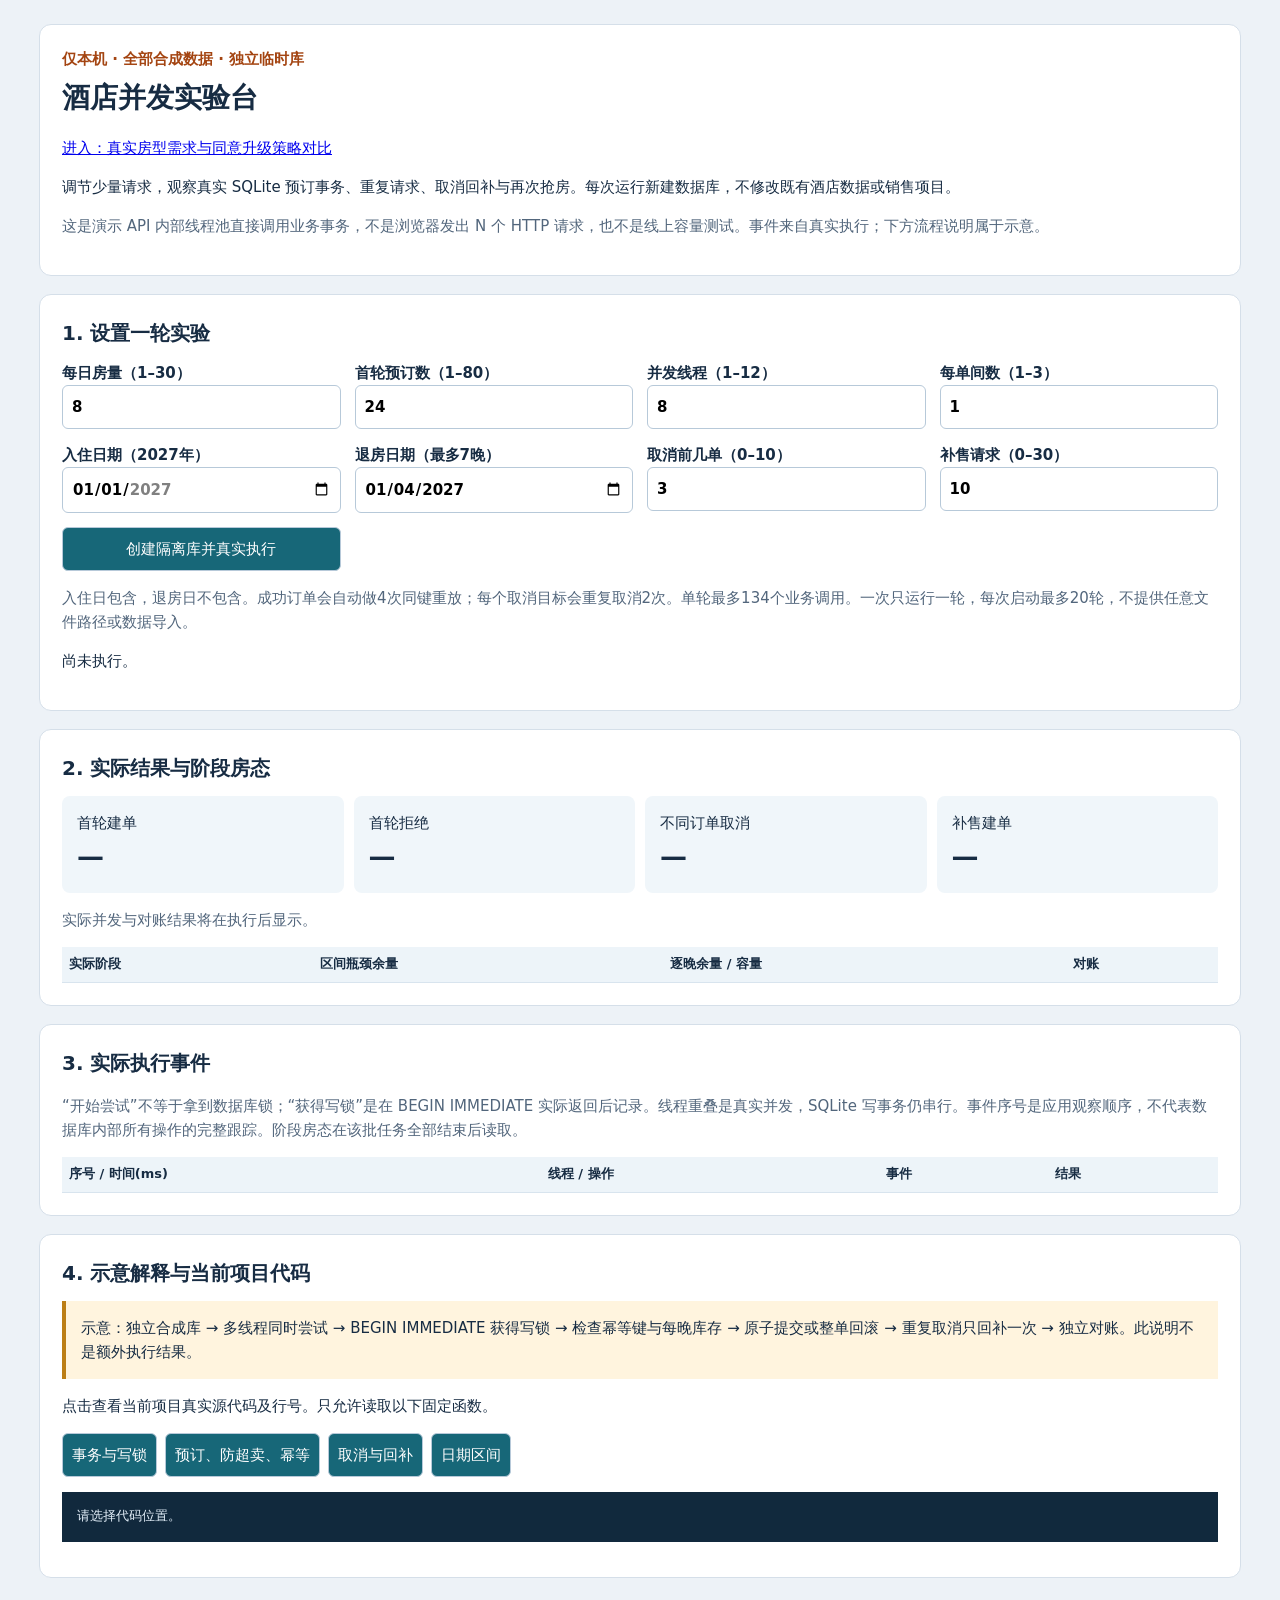
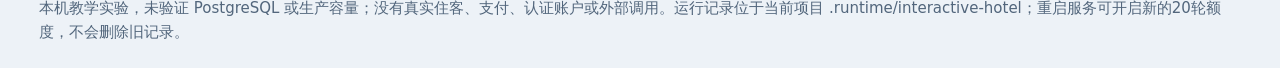
<file: labs/sqlite_inventory/hotel/demo.html>
<!doctype html>
<html lang="zh-CN"><meta charset="utf-8"><meta name="viewport" content="width=device-width,initial-scale=1"><title>酒店并发实验台 · 本机合成数据</title>
<style>
*{box-sizing:border-box}body{margin:0;background:#edf2f7;color:#172c43;font:15px/1.6 system-ui,"Microsoft YaHei",sans-serif}main{max-width:1250px;margin:auto;padding:24px}header,section{background:#fff;border:1px solid #d5dfe9;border-radius:12px;padding:22px;margin-bottom:18px}h1{margin:5px 0;font-size:28px}h2{font-size:20px;margin:0 0 12px}.tag{color:#a44512;font-weight:700}.muted{color:#52667c}form{display:grid;grid-template-columns:repeat(4,1fr);gap:14px}label{display:flex;flex-direction:column;font-weight:600}input,button{font:inherit;padding:9px;border:1px solid #b7c9d9;border-radius:6px}button{background:#176778;color:white;cursor:pointer}button:disabled{background:#7a9298;cursor:wait}.cards{display:grid;grid-template-columns:repeat(4,1fr);gap:10px}.card{background:#f0f6fa;padding:15px;border-radius:8px}.number{font-size:27px;font-weight:750}.flow{padding:15px;background:#fff4de;border-left:4px solid #bc7e16}.scroll{overflow:auto;max-height:450px}table{width:100%;border-collapse:collapse;font-size:13px}td,th{text-align:left;border-bottom:1px solid #d8e4ee;padding:7px;vertical-align:top}th{position:sticky;top:0;background:#edf4f9}pre{background:#11293d;color:#e3eff9;padding:15px;overflow:auto;font-size:13px;max-height:440px}#status{white-space:pre-wrap}#codeButtons{display:flex;gap:8px;flex-wrap:wrap}.error{color:#a62929}@media(max-width:800px){form,.cards{grid-template-columns:repeat(2,1fr)}main{padding:12px}}
</style><main>
<header><div class="tag">仅本机 · 全部合成数据 · 独立临时库</div><h1>酒店并发实验台</h1><p><a href="/planning">进入：真实房型需求与同意升级策略对比</a></p><p>调节少量请求，观察真实 SQLite 预订事务、重复请求、取消回补与再次抢房。每次运行新建数据库，不修改既有酒店数据或销售项目。</p><p class="muted">这是演示 API 内部线程池直接调用业务事务，不是浏览器发出 N 个 HTTP 请求，也不是线上容量测试。事件来自真实执行；下方流程说明属于示意。</p></header>
<section><h2>1. 设置一轮实验</h2><form id="controls">
<label>每日房量（1–30）<input name="rooms" type="number" min="1" max="30" value="8" required></label>
<label>首轮预订数（1–80）<input name="requests" type="number" min="1" max="80" value="24" required></label>
<label>并发线程（1–12）<input name="concurrency" type="number" min="1" max="12" value="8" required></label>
<label>每单间数（1–3）<input name="quantity" type="number" min="1" max="3" value="1" required></label>
<label>入住日期（2027年）<input name="check_in" type="date" min="2027-01-01" max="2027-12-31" value="2027-01-01" required></label>
<label>退房日期（最多7晚）<input name="check_out" type="date" min="2027-01-02" max="2028-01-01" value="2027-01-04" required></label>
<label>取消前几单（0–10）<input name="cancel_orders" type="number" min="0" max="10" value="3" required></label>
<label>补售请求（0–30）<input name="refill_requests" type="number" min="0" max="30" value="10" required></label>
<button id="run" type="submit">创建隔离库并真实执行</button></form><p class="muted">入住日包含，退房日不包含。成功订单会自动做4次同键重放；每个取消目标会重复取消2次。单轮最多134个业务调用。一次只运行一轮，每次启动最多20轮，不提供任意文件路径或数据导入。</p><p id="status" role="status">尚未执行。</p></section>
<section><h2>2. 实际结果与阶段房态</h2><div class="cards"><div class="card">首轮建单<div class="number" id="created">—</div></div><div class="card">首轮拒绝<div class="number" id="rejected">—</div></div><div class="card">不同订单取消<div class="number" id="cancelled">—</div></div><div class="card">补售建单<div class="number" id="refilled">—</div></div></div><p id="concurrency" class="muted">实际并发与对账结果将在执行后显示。</p><div class="scroll"><table><thead><tr><th>实际阶段</th><th>区间瓶颈余量</th><th>逐晚余量 / 容量</th><th>对账</th></tr></thead><tbody id="phases"></tbody></table></div></section>
<section><h2>3. 实际执行事件</h2><p class="muted">“开始尝试”不等于拿到数据库锁；“获得写锁”是在 BEGIN IMMEDIATE 实际返回后记录。线程重叠是真实并发，SQLite 写事务仍串行。事件序号是应用观察顺序，不代表数据库内部所有操作的完整跟踪。阶段房态在该批任务全部结束后读取。</p><div class="scroll"><table><thead><tr><th>序号 / 时间(ms)</th><th>线程 / 操作</th><th>事件</th><th>结果</th></tr></thead><tbody id="events"></tbody></table></div></section>
<section><h2>4. 示意解释与当前项目代码</h2><div class="flow">示意：独立合成库 → 多线程同时尝试 → BEGIN IMMEDIATE 获得写锁 → 检查幂等键与每晚库存 → 原子提交或整单回滚 → 重复取消只回补一次 → 独立对账。此说明不是额外执行结果。</div><p>点击查看当前项目真实源代码及行号。只允许读取以下固定函数。</p><div id="codeButtons"><button data-code="transaction">事务与写锁</button><button data-code="reserve">预订、防超卖、幂等</button><button data-code="cancel">取消与回补</button><button data-code="nights">日期区间</button></div><p id="codeLocation"></p><pre id="code">请选择代码位置。</pre></section>
<footer class="muted">本机教学实验，未验证 PostgreSQL 或生产容量；没有真实住客、支付、认证账户或外部调用。运行记录位于当前项目 .runtime/interactive-hotel；重启服务可开启新的20轮额度，不会删除旧记录。</footer></main>
<script nonce="__TOKEN__">
const token="__TOKEN__";let busy=false;
const el=id=>document.getElementById(id);
async function api(path,options={}){const r=await fetch(path,{...options,headers:{"X-Demo-Token":token,...options.headers}});const d=await r.json();if(!r.ok)throw Error(d.error+": "+d.message);return d;}
function cell(row,text){const c=document.createElement("td");c.textContent=text;row.append(c);}
function render(d){
 const s=d.summary||{};el("created").textContent=s.initial_created??"执行中";el("rejected").textContent=s.initial_rejected??"执行中";el("cancelled").textContent=s.distinct_cancelled??"执行中";el("refilled").textContent=s.refill_created??"执行中";
 el("concurrency").textContent="实际重叠业务尝试峰值："+d.peak_overlapping_attempts+"；累计观察到线程ID："+d.attempt_threads.length+"；最终对账："+(d.audit?String(d.audit.ok):"待执行")+"。这是事务演示，不是HTTP吞吐量。";
 el("phases").replaceChildren();for(const p of d.phases){const r=document.createElement("tr");cell(r,p.name);cell(r,p.availability.available);cell(r,p.availability.nights.map(n=>n.stay_date+": "+n.available+"/"+n.capacity).join("；"));cell(r,p.audit.ok?"通过":"失败");el("phases").append(r);}
 el("events").replaceChildren();for(const e of d.events){const r=document.createElement("tr");cell(r,e.seq+" / "+e.elapsed_ms);cell(r,e.thread+" / "+(e.operation||"阶段"));cell(r,e.kind);cell(r,e.message+(e.error?" ["+e.error+"]":"")+(e.status?" ["+e.status+(e.replayed?", 幂等返回":"")+"]":"")+(e.available!==undefined?" [剩余"+e.available+"]":""));el("events").append(r);}
 el("status").textContent="运行 "+d.id+" · "+d.status+(d.error?" · "+d.error:"");
}
el("controls").addEventListener("submit",async e=>{e.preventDefault();if(busy)return;busy=true;el("run").disabled=true;try{const data={};for(const [k,v] of new FormData(e.target))data[k]=k.startsWith("check_")?v:Number(v);el("status").textContent="正在创建独立库并执行真实事务…";const run=await api("/api/runs",{method:"POST",headers:{"Content-Type":"application/json"},body:JSON.stringify(data)});for(;;){const d=await api("/api/runs/"+run.id);render(d);if(d.status!=="running")break;await new Promise(r=>setTimeout(r,200));}}catch(err){el("status").textContent=String(err);}finally{busy=false;el("run").disabled=false;}});
for(const button of document.querySelectorAll("[data-code]"))button.addEventListener("click",async()=>{try{const d=await api("/api/source/"+button.dataset.code);el("codeLocation").textContent=d.path+"："+d.start_line+" 起（当前文件）";el("code").textContent=d.code.split("\n").map((line,i)=>(d.start_line+i)+": "+line).join("\n");}catch(e){el("code").textContent=String(e);}});
</script></html>
</file>
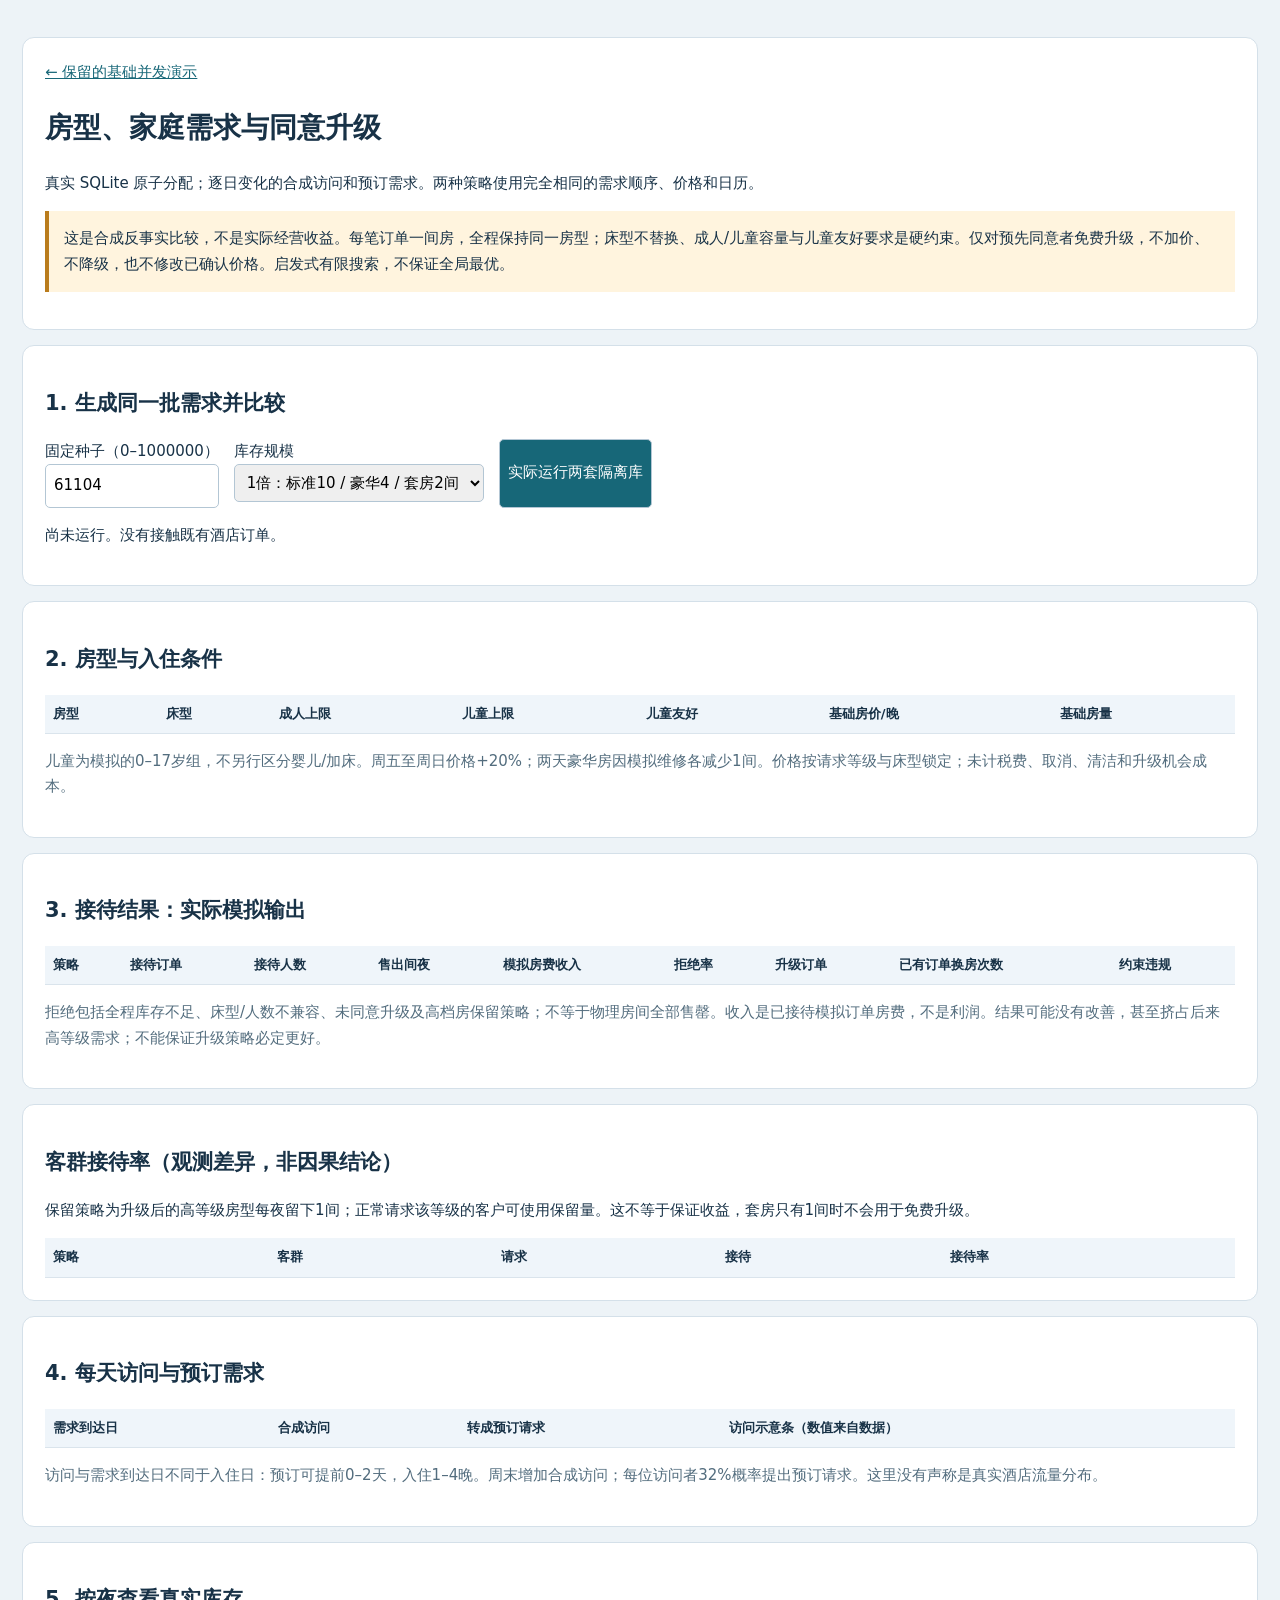
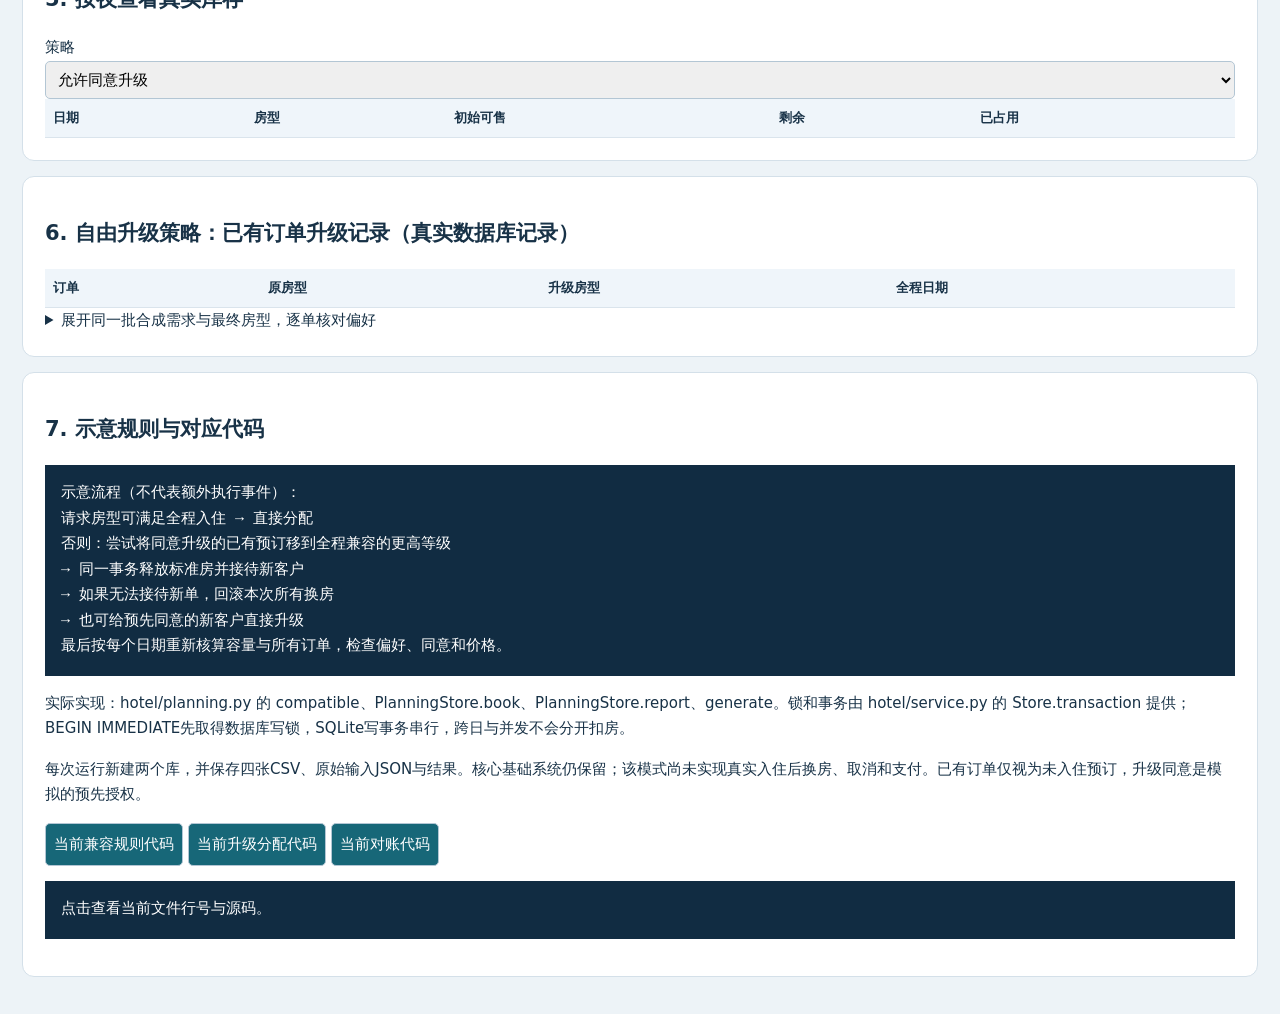
<file: labs/sqlite_inventory/hotel/planning.html>
<!doctype html><html lang="zh-CN"><meta charset="utf-8"><meta name="viewport" content="width=device-width,initial-scale=1"><title>酒店房型与升级策略</title><style>
body{margin:0;background:#edf3f7;color:#183247;font:15px/1.7 system-ui,"Microsoft YaHei"}main{max-width:1280px;margin:auto;padding:22px}section,header{background:white;border:1px solid #d4e0e9;border-radius:12px;margin:15px 0;padding:22px}h1{font-size:28px}h2{font-size:21px}.note{background:#fff4de;padding:15px;border-left:4px solid #ba7c1c}button,input,select{font:inherit;padding:8px;border:1px solid #b3c6d4;border-radius:5px}button{background:#176778;color:white;cursor:pointer}button:disabled{opacity:.5}.scroll{overflow:auto;max-height:480px}table{border-collapse:collapse;width:100%;font-size:13px}th,td{padding:8px;border-bottom:1px solid #dae4ec;text-align:left;white-space:nowrap}th{background:#eff5fa;position:sticky;top:0}.bar{background:#c2e2ed;height:8px}pre{white-space:pre-wrap;background:#112c42;color:white;padding:16px}.muted{color:#536d7e}a{color:#176778}form{display:flex;gap:15px;flex-wrap:wrap}label{display:flex;flex-direction:column}
</style><main><header><a href="/">← 保留的基础并发演示</a><h1>房型、家庭需求与同意升级</h1><p>真实 SQLite 原子分配；逐日变化的合成访问和预订需求。两种策略使用完全相同的需求顺序、价格和日历。</p><p class="note">这是合成反事实比较，不是实际经营收益。每笔订单一间房，全程保持同一房型；床型不替换、成人/儿童容量与儿童友好要求是硬约束。仅对预先同意者免费升级，不加价、不降级，也不修改已确认价格。启发式有限搜索，不保证全局最优。</p></header>
<section><h2>1. 生成同一批需求并比较</h2><form id="form"><label>固定种子（0–1000000）<input id="seed" type="number" min="0" max="1000000" value="61104" required></label><label>库存规模<select id="scale"><option value="1">1倍：标准10 / 豪华4 / 套房2间</option><option value="2">2倍库存</option></select></label><button id="run">实际运行两套隔离库</button></form><p id="status" role="status">尚未运行。没有接触既有酒店订单。</p></section>
<section><h2>2. 房型与入住条件</h2><div class="scroll"><table><thead><tr><th>房型</th><th>床型</th><th>成人上限</th><th>儿童上限</th><th>儿童友好</th><th>基础房价/晚</th><th>基础房量</th></tr></thead><tbody id="types"></tbody></table></div><p class="muted">儿童为模拟的0–17岁组，不另行区分婴儿/加床。周五至周日价格+20%；两天豪华房因模拟维修各减少1间。价格按请求等级与床型锁定；未计税费、取消、清洁和升级机会成本。</p></section>
<section><h2>3. 接待结果：实际模拟输出</h2><div class="scroll"><table><thead><tr><th>策略</th><th>接待订单</th><th>接待人数</th><th>售出间夜</th><th>模拟房费收入</th><th>拒绝率</th><th>升级订单</th><th>已有订单换房次数</th><th>约束违规</th></tr></thead><tbody id="metrics"></tbody></table></div><p id="hash"></p><p class="muted">拒绝包括全程库存不足、床型/人数不兼容、未同意升级及高档房保留策略；不等于物理房间全部售罄。收入是已接待模拟订单房费，不是利润。结果可能没有改善，甚至挤占后来高等级需求；不能保证升级策略必定更好。</p></section>
<section><h2>客群接待率（观测差异，非因果结论）</h2><p>保留策略为升级后的高等级房型每夜留下1间；正常请求该等级的客户可使用保留量。这不等于保证收益，套房只有1间时不会用于免费升级。</p><div class="scroll"><table><thead><tr><th>策略</th><th>客群</th><th>请求</th><th>接待</th><th>接待率</th></tr></thead><tbody id="cohorts"></tbody></table></div></section><section><h2>4. 每天访问与预订需求</h2><div class="scroll"><table><thead><tr><th>需求到达日</th><th>合成访问</th><th>转成预订请求</th><th>访问示意条（数值来自数据）</th></tr></thead><tbody id="daily"></tbody></table></div><p class="muted">访问与需求到达日不同于入住日：预订可提前0–2天，入住1–4晚。周末增加合成访问；每位访问者32%概率提出预订请求。这里没有声称是真实酒店流量分布。</p></section>
<section><h2>5. 按夜查看真实库存</h2><label>策略<select id="inventoryMode"><option value="upgrade">允许同意升级</option><option value="no_upgrade">不升级</option><option value="guarded_upgrade">升级但保留高等级房量</option></select></label><div class="scroll"><table><thead><tr><th>日期</th><th>房型</th><th>初始可售</th><th>剩余</th><th>已占用</th></tr></thead><tbody id="inventory"></tbody></table></div></section>
<section><h2>6. 自由升级策略：已有订单升级记录（真实数据库记录）</h2><div class="scroll"><table><thead><tr><th>订单</th><th>原房型</th><th>升级房型</th><th>全程日期</th></tr></thead><tbody id="moves"></tbody></table></div><details><summary>展开同一批合成需求与最终房型，逐单核对偏好</summary><div class="scroll"><table><thead><tr><th>订单</th><th>请求等级/床</th><th>成人/儿童</th><th>同意升级</th><th>入住/退房</th><th>不升级分配</th><th>允许升级分配</th><th>保留策略分配</th></tr></thead><tbody id="bookings"></tbody></table></div></details></section>
<section><h2>7. 示意规则与对应代码</h2><pre>示意流程（不代表额外执行事件）：
请求房型可满足全程入住 → 直接分配
否则：尝试将同意升级的已有预订移到全程兼容的更高等级
→ 同一事务释放标准房并接待新客户
→ 如果无法接待新单，回滚本次所有换房
→ 也可给预先同意的新客户直接升级
最后按每个日期重新核算容量与所有订单，检查偏好、同意和价格。</pre><p>实际实现：hotel/planning.py 的 compatible、PlanningStore.book、PlanningStore.report、generate。锁和事务由 hotel/service.py 的 Store.transaction 提供；BEGIN IMMEDIATE先取得数据库写锁，SQLite写事务串行，跨日与并发不会分开扣房。</p><p>每次运行新建两个库，并保存四张CSV、原始输入JSON与结果。核心基础系统仍保留；该模式尚未实现真实入住后换房、取消和支付。已有订单仅视为未入住预订，升级同意是模拟的预先授权。</p><p><button data-code="compatibility">当前兼容规则代码</button> <button data-code="allocation">当前升级分配代码</button> <button data-code="planning_audit">当前对账代码</button></p><pre id="source">点击查看当前文件行号与源码。</pre></section></main>
<script nonce="__TOKEN__">
const token="__TOKEN__",el=id=>document.getElementById(id);let data=null;const level=["标准","豪华","套房"],bed={king:"大床",twin:"双床"};
function row(target,values){const r=document.createElement("tr");for(const v of values){const c=document.createElement("td");c.textContent=v;r.append(c)}el(target).append(r);return r}
function inventory(){el("inventory").replaceChildren();if(!data)return;for(const r of data.strategies[el("inventoryMode").value].inventory)row("inventory",[r.day,r.room,r.capacity,r.remaining,r.capacity-r.remaining])}
async function api(path,options={}){const r=await fetch(path,{...options,headers:{"X-Demo-Token":token,...options.headers}});const d=await r.json();if(!r.ok)throw Error(d.error+": "+d.message);return d}
function show(d){data=d;for(const id of ["types","metrics","daily","moves","bookings","cohorts"])el(id).replaceChildren();for(const t of d.types)row("types",[level[t.tier],bed[t.bed],t.adults,t.children,t.child_friendly?"是":"否",(t.price/100).toFixed(2)+"元",t.capacity*d.scale]);
for(const [name,r] of Object.entries(d.strategies))row("metrics",[({no_upgrade:"不升级",upgrade:"允许同意升级",guarded_upgrade:"升级但保留高等级房量"})[name],r.accepted,r.people,r.room_nights,(r.revenue_cents/100).toFixed(2)+"元",(r.rejection_rate*100).toFixed(2)+"%",r.upgraded_reservations,r.existing_moves,r.violations.length]);
for(const [name,r] of Object.entries(d.strategies))for(const [group,c] of Object.entries(r.cohorts))row("cohorts",[({no_upgrade:"不升级",upgrade:"允许升级",guarded_upgrade:"保留高档房"})[name],({with_children:"携儿童",without_children:"无儿童",consented:"已同意升级",not_consented:"未同意升级"})[group],c.requests,c.accepted,c.acceptance_rate===null?"无样本":(c.acceptance_rate*100).toFixed(2)+"%"]);
const max=Math.max(...d.daily.map(x=>x.visits));for(const day of d.daily){const r=row("daily",[day.arrival_day,day.visits,day.booking_requests,""]);const bar=document.createElement("div");bar.className="bar";bar.style.width=(day.visits/max*180)+"px";r.lastChild.append(bar)}
for(const move of d.strategies.upgrade.moves)row("moves",[move.booking_id,move.old_room,move.new_room,JSON.parse(move.dates).join(", ")]);
const baseline=new Map(d.strategies.no_upgrade.bookings.map(b=>[b.id,b.assigned])),up=new Map(d.strategies.upgrade.bookings.map(b=>[b.id,b.assigned])),guarded=new Map(d.strategies.guarded_upgrade.bookings.map(b=>[b.id,b.assigned]));
for(const r of d.demand)row("bookings",[r.id,level[r.tier]+"/"+bed[r.bed],r.adults+"/"+r.children,r.consent?"是":"否",r.check_in+" → "+r.check_out,baseline.get(r.id)||"拒绝",up.get(r.id)||"拒绝",guarded.get(r.id)||"拒绝"]);
el("hash").textContent="同一批请求："+d.request_count+"；输入 SHA-256："+d.input_sha256;inventory()}
for(const b of document.querySelectorAll("[data-code]"))b.addEventListener("click",async()=>{try{const d=await api("/api/source/"+b.dataset.code);el("source").textContent=d.path+":"+d.start_line+"\n"+d.code}catch(e){el("source").textContent=String(e)}});
el("inventoryMode").addEventListener("change",inventory);
el("form").addEventListener("submit",async e=>{e.preventDefault();el("run").disabled=true;try{el("status").textContent="正在实际运行两种策略…";const s=await api("/api/planning",{method:"POST",headers:{"Content-Type":"application/json"},body:JSON.stringify({seed:Number(el("seed").value),scale:Number(el("scale").value)})});for(;;){const d=await api("/api/runs/"+s.id);if(d.status==="failed")throw Error(d.error);if(d.status==="complete"){show(d.result);el("status").textContent="已完成 · "+s.id+" · 两种策略约束检查均通过";break}await new Promise(r=>setTimeout(r,250))}}catch(err){el("status").textContent=String(err)}finally{el("run").disabled=false}});
</script></html>
</file>
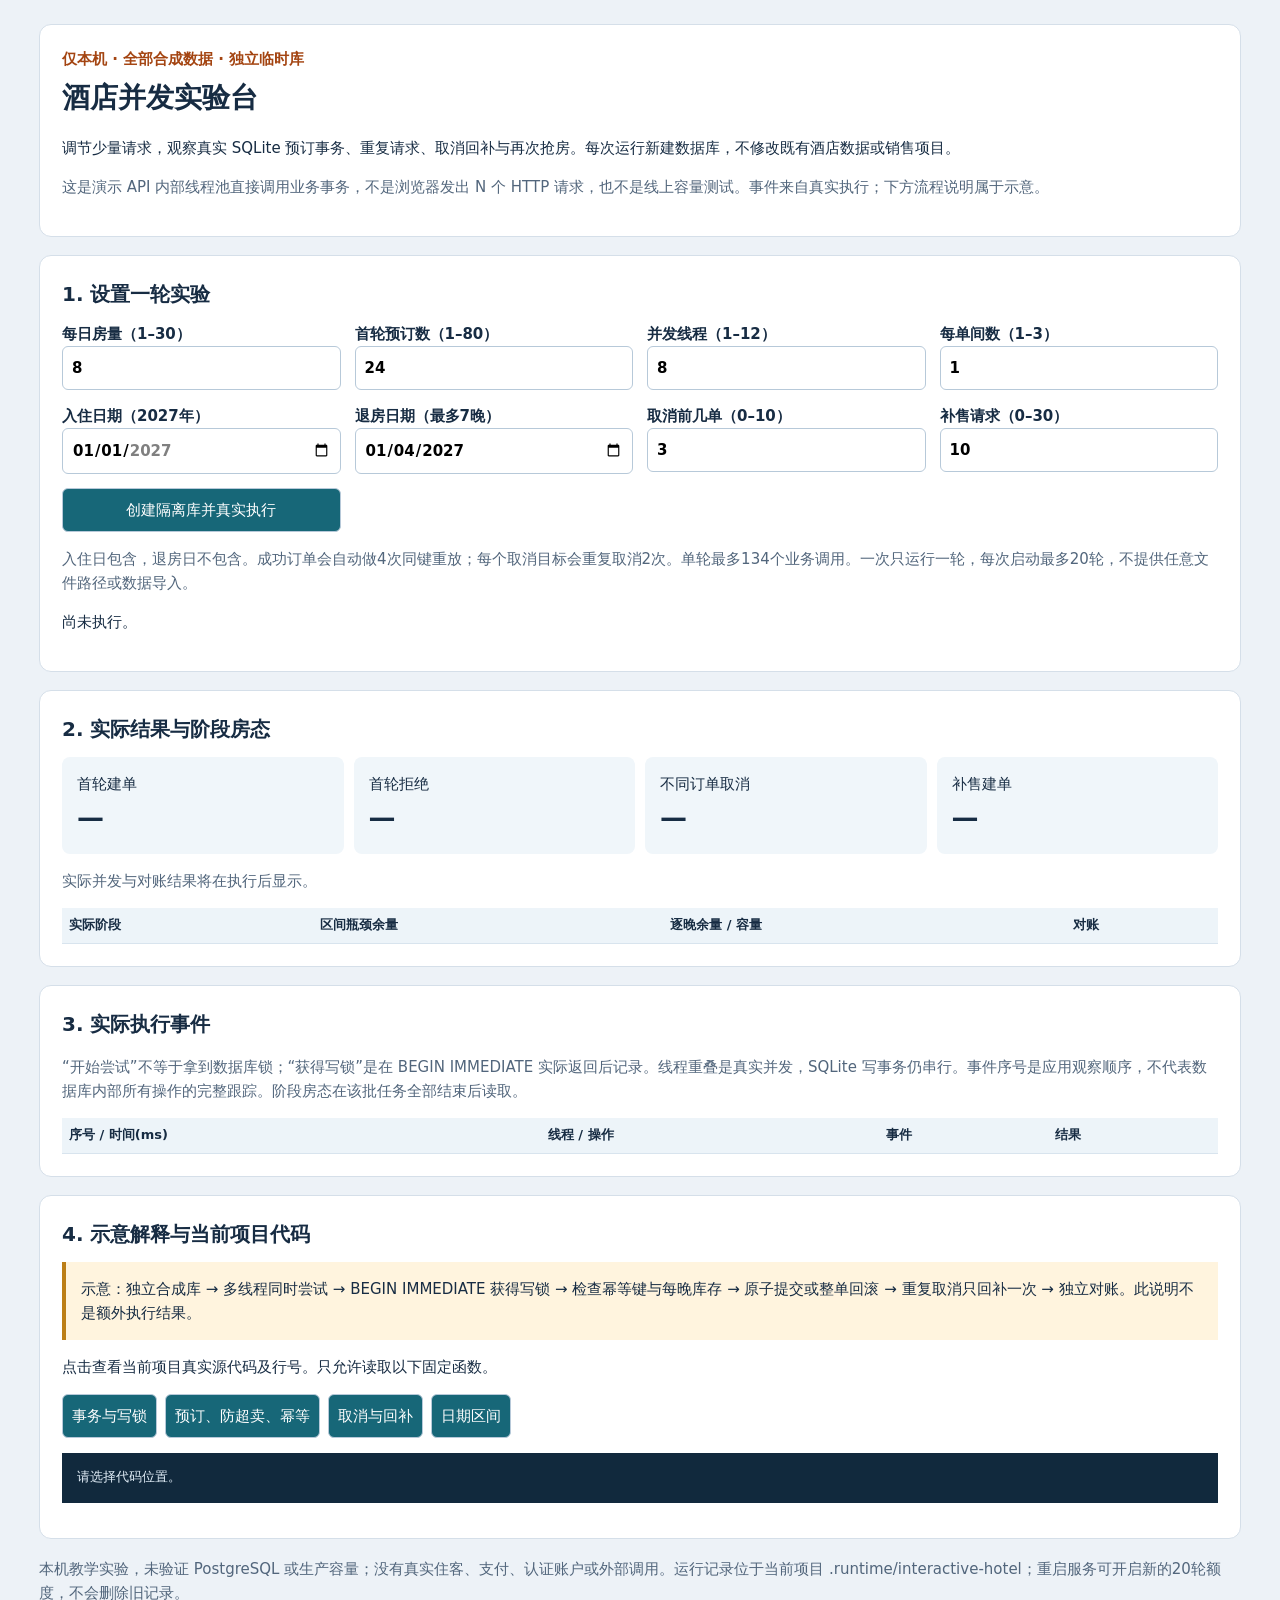
<file: labs/sqlite_inventory/reports/baseline-before-room-planning-20261104/demo.html>
<!doctype html>
<html lang="zh-CN"><meta charset="utf-8"><meta name="viewport" content="width=device-width,initial-scale=1"><title>酒店并发实验台 · 本机合成数据</title>
<style>
*{box-sizing:border-box}body{margin:0;background:#edf2f7;color:#172c43;font:15px/1.6 system-ui,"Microsoft YaHei",sans-serif}main{max-width:1250px;margin:auto;padding:24px}header,section{background:#fff;border:1px solid #d5dfe9;border-radius:12px;padding:22px;margin-bottom:18px}h1{margin:5px 0;font-size:28px}h2{font-size:20px;margin:0 0 12px}.tag{color:#a44512;font-weight:700}.muted{color:#52667c}form{display:grid;grid-template-columns:repeat(4,1fr);gap:14px}label{display:flex;flex-direction:column;font-weight:600}input,button{font:inherit;padding:9px;border:1px solid #b7c9d9;border-radius:6px}button{background:#176778;color:white;cursor:pointer}button:disabled{background:#7a9298;cursor:wait}.cards{display:grid;grid-template-columns:repeat(4,1fr);gap:10px}.card{background:#f0f6fa;padding:15px;border-radius:8px}.number{font-size:27px;font-weight:750}.flow{padding:15px;background:#fff4de;border-left:4px solid #bc7e16}.scroll{overflow:auto;max-height:450px}table{width:100%;border-collapse:collapse;font-size:13px}td,th{text-align:left;border-bottom:1px solid #d8e4ee;padding:7px;vertical-align:top}th{position:sticky;top:0;background:#edf4f9}pre{background:#11293d;color:#e3eff9;padding:15px;overflow:auto;font-size:13px;max-height:440px}#status{white-space:pre-wrap}#codeButtons{display:flex;gap:8px;flex-wrap:wrap}.error{color:#a62929}@media(max-width:800px){form,.cards{grid-template-columns:repeat(2,1fr)}main{padding:12px}}
</style><main>
<header><div class="tag">仅本机 · 全部合成数据 · 独立临时库</div><h1>酒店并发实验台</h1><p>调节少量请求，观察真实 SQLite 预订事务、重复请求、取消回补与再次抢房。每次运行新建数据库，不修改既有酒店数据或销售项目。</p><p class="muted">这是演示 API 内部线程池直接调用业务事务，不是浏览器发出 N 个 HTTP 请求，也不是线上容量测试。事件来自真实执行；下方流程说明属于示意。</p></header>
<section><h2>1. 设置一轮实验</h2><form id="controls">
<label>每日房量（1–30）<input name="rooms" type="number" min="1" max="30" value="8" required></label>
<label>首轮预订数（1–80）<input name="requests" type="number" min="1" max="80" value="24" required></label>
<label>并发线程（1–12）<input name="concurrency" type="number" min="1" max="12" value="8" required></label>
<label>每单间数（1–3）<input name="quantity" type="number" min="1" max="3" value="1" required></label>
<label>入住日期（2027年）<input name="check_in" type="date" min="2027-01-01" max="2027-12-31" value="2027-01-01" required></label>
<label>退房日期（最多7晚）<input name="check_out" type="date" min="2027-01-02" max="2028-01-01" value="2027-01-04" required></label>
<label>取消前几单（0–10）<input name="cancel_orders" type="number" min="0" max="10" value="3" required></label>
<label>补售请求（0–30）<input name="refill_requests" type="number" min="0" max="30" value="10" required></label>
<button id="run" type="submit">创建隔离库并真实执行</button></form><p class="muted">入住日包含，退房日不包含。成功订单会自动做4次同键重放；每个取消目标会重复取消2次。单轮最多134个业务调用。一次只运行一轮，每次启动最多20轮，不提供任意文件路径或数据导入。</p><p id="status" role="status">尚未执行。</p></section>
<section><h2>2. 实际结果与阶段房态</h2><div class="cards"><div class="card">首轮建单<div class="number" id="created">—</div></div><div class="card">首轮拒绝<div class="number" id="rejected">—</div></div><div class="card">不同订单取消<div class="number" id="cancelled">—</div></div><div class="card">补售建单<div class="number" id="refilled">—</div></div></div><p id="concurrency" class="muted">实际并发与对账结果将在执行后显示。</p><div class="scroll"><table><thead><tr><th>实际阶段</th><th>区间瓶颈余量</th><th>逐晚余量 / 容量</th><th>对账</th></tr></thead><tbody id="phases"></tbody></table></div></section>
<section><h2>3. 实际执行事件</h2><p class="muted">“开始尝试”不等于拿到数据库锁；“获得写锁”是在 BEGIN IMMEDIATE 实际返回后记录。线程重叠是真实并发，SQLite 写事务仍串行。事件序号是应用观察顺序，不代表数据库内部所有操作的完整跟踪。阶段房态在该批任务全部结束后读取。</p><div class="scroll"><table><thead><tr><th>序号 / 时间(ms)</th><th>线程 / 操作</th><th>事件</th><th>结果</th></tr></thead><tbody id="events"></tbody></table></div></section>
<section><h2>4. 示意解释与当前项目代码</h2><div class="flow">示意：独立合成库 → 多线程同时尝试 → BEGIN IMMEDIATE 获得写锁 → 检查幂等键与每晚库存 → 原子提交或整单回滚 → 重复取消只回补一次 → 独立对账。此说明不是额外执行结果。</div><p>点击查看当前项目真实源代码及行号。只允许读取以下固定函数。</p><div id="codeButtons"><button data-code="transaction">事务与写锁</button><button data-code="reserve">预订、防超卖、幂等</button><button data-code="cancel">取消与回补</button><button data-code="nights">日期区间</button></div><p id="codeLocation"></p><pre id="code">请选择代码位置。</pre></section>
<footer class="muted">本机教学实验，未验证 PostgreSQL 或生产容量；没有真实住客、支付、认证账户或外部调用。运行记录位于当前项目 .runtime/interactive-hotel；重启服务可开启新的20轮额度，不会删除旧记录。</footer></main>
<script nonce="__TOKEN__">
const token="__TOKEN__";let busy=false;
const el=id=>document.getElementById(id);
async function api(path,options={}){const r=await fetch(path,{...options,headers:{"X-Demo-Token":token,...options.headers}});const d=await r.json();if(!r.ok)throw Error(d.error+": "+d.message);return d;}
function cell(row,text){const c=document.createElement("td");c.textContent=text;row.append(c);}
function render(d){
 const s=d.summary||{};el("created").textContent=s.initial_created??"执行中";el("rejected").textContent=s.initial_rejected??"执行中";el("cancelled").textContent=s.distinct_cancelled??"执行中";el("refilled").textContent=s.refill_created??"执行中";
 el("concurrency").textContent="实际重叠业务尝试峰值："+d.peak_overlapping_attempts+"；累计观察到线程ID："+d.attempt_threads.length+"；最终对账："+(d.audit?String(d.audit.ok):"待执行")+"。这是事务演示，不是HTTP吞吐量。";
 el("phases").replaceChildren();for(const p of d.phases){const r=document.createElement("tr");cell(r,p.name);cell(r,p.availability.available);cell(r,p.availability.nights.map(n=>n.stay_date+": "+n.available+"/"+n.capacity).join("；"));cell(r,p.audit.ok?"通过":"失败");el("phases").append(r);}
 el("events").replaceChildren();for(const e of d.events){const r=document.createElement("tr");cell(r,e.seq+" / "+e.elapsed_ms);cell(r,e.thread+" / "+(e.operation||"阶段"));cell(r,e.kind);cell(r,e.message+(e.error?" ["+e.error+"]":"")+(e.status?" ["+e.status+(e.replayed?", 幂等返回":"")+"]":"")+(e.available!==undefined?" [剩余"+e.available+"]":""));el("events").append(r);}
 el("status").textContent="运行 "+d.id+" · "+d.status+(d.error?" · "+d.error:"");
}
el("controls").addEventListener("submit",async e=>{e.preventDefault();if(busy)return;busy=true;el("run").disabled=true;try{const data={};for(const [k,v] of new FormData(e.target))data[k]=k.startsWith("check_")?v:Number(v);el("status").textContent="正在创建独立库并执行真实事务…";const run=await api("/api/runs",{method:"POST",headers:{"Content-Type":"application/json"},body:JSON.stringify(data)});for(;;){const d=await api("/api/runs/"+run.id);render(d);if(d.status!=="running")break;await new Promise(r=>setTimeout(r,200));}}catch(err){el("status").textContent=String(err);}finally{busy=false;el("run").disabled=false;}});
for(const button of document.querySelectorAll("[data-code]"))button.addEventListener("click",async()=>{try{const d=await api("/api/source/"+button.dataset.code);el("codeLocation").textContent=d.path+"："+d.start_line+" 起（当前文件）";el("code").textContent=d.code.split("\n").map((line,i)=>(d.start_line+i)+": "+line).join("\n");}catch(e){el("code").textContent=String(e);}});
</script></html>
</file>
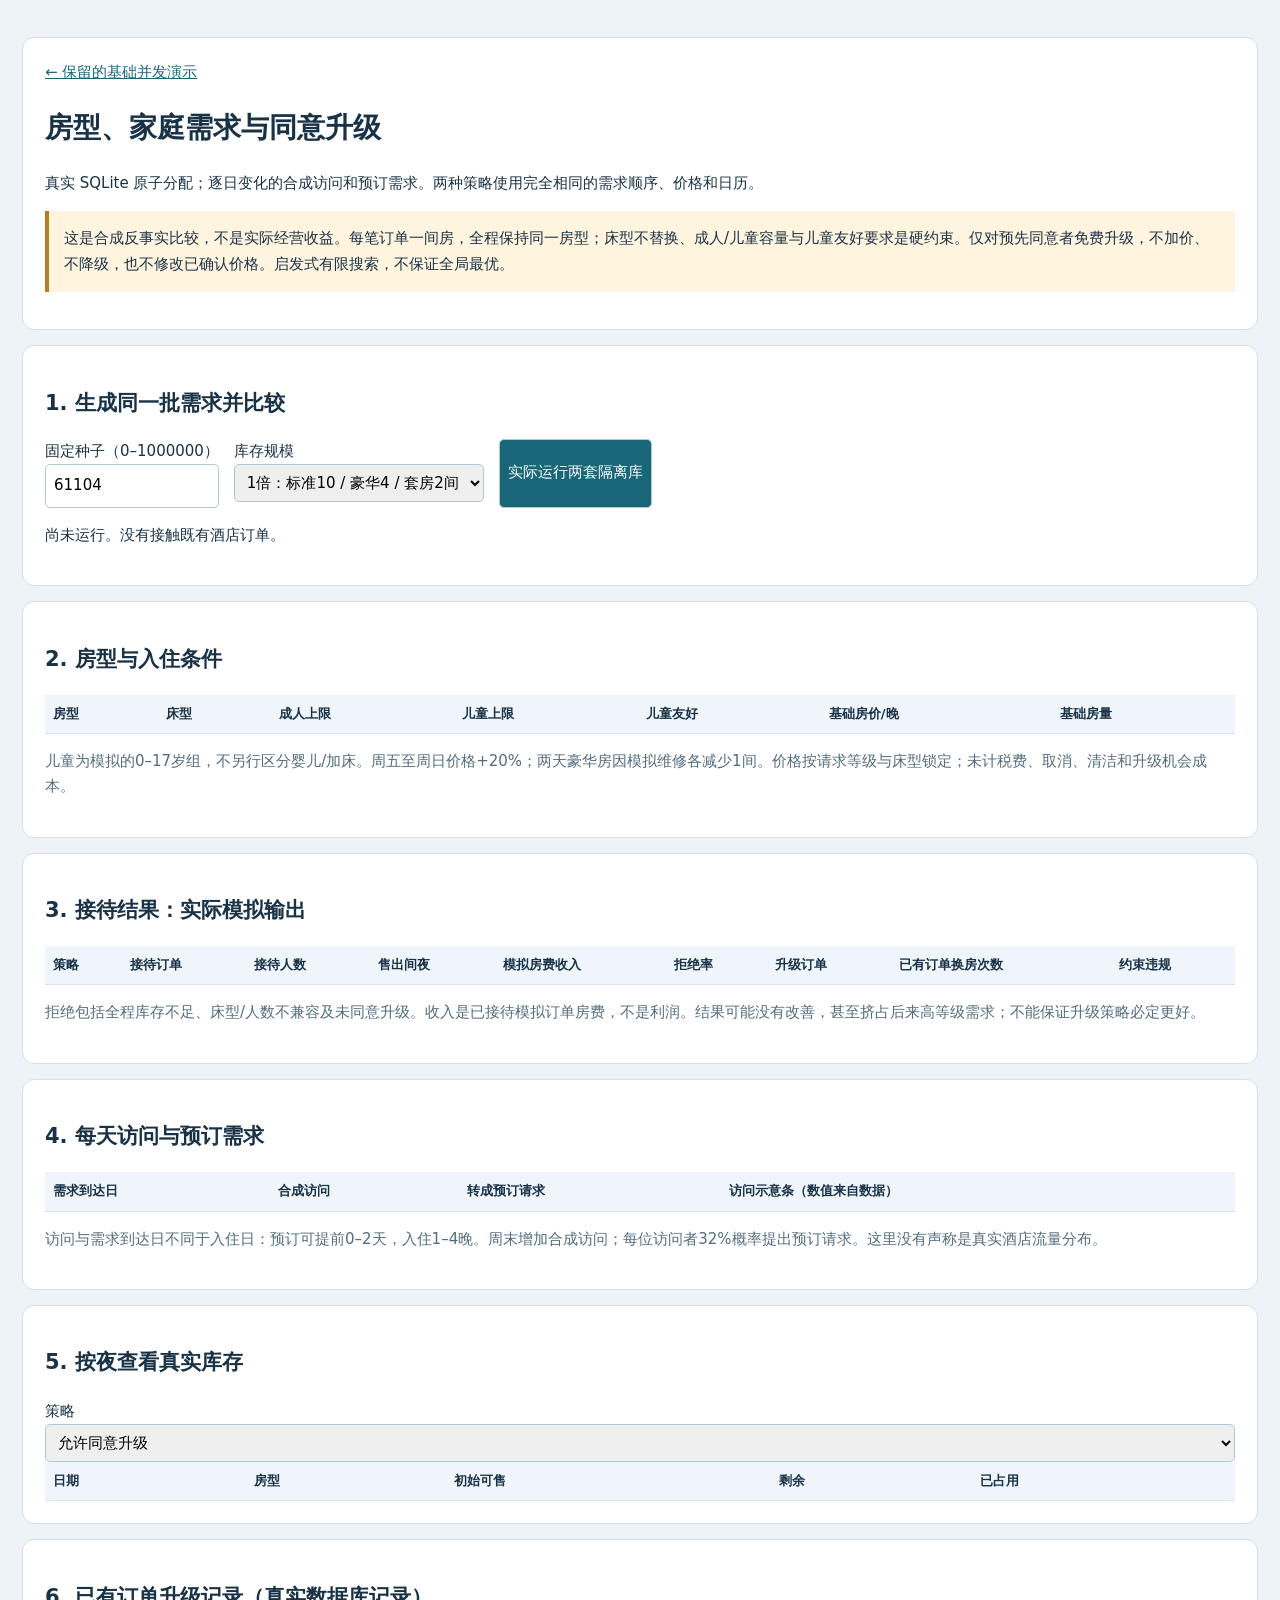
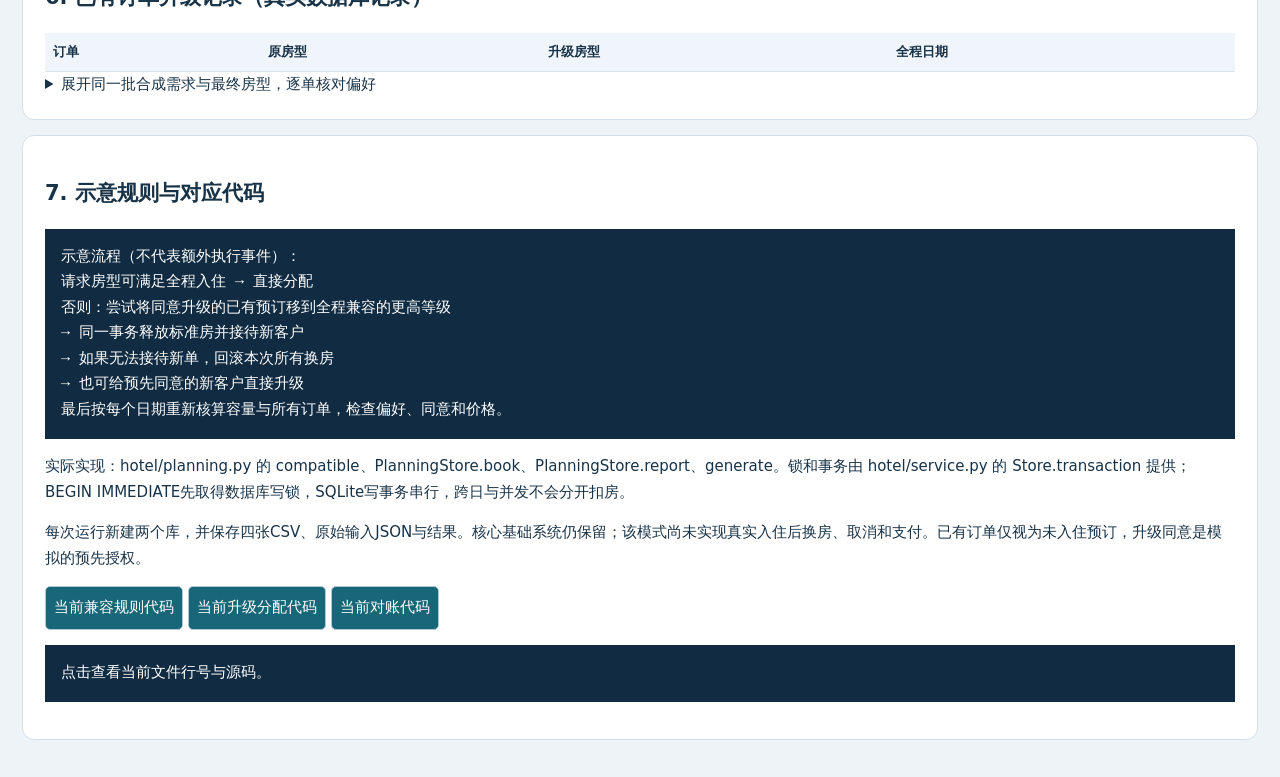
<file: labs/sqlite_inventory/reports/baseline-before-guarded-planning-20261104/hotel/planning.html>
<!doctype html><html lang="zh-CN"><meta charset="utf-8"><meta name="viewport" content="width=device-width,initial-scale=1"><title>酒店房型与升级策略</title><style>
body{margin:0;background:#edf3f7;color:#183247;font:15px/1.7 system-ui,"Microsoft YaHei"}main{max-width:1280px;margin:auto;padding:22px}section,header{background:white;border:1px solid #d4e0e9;border-radius:12px;margin:15px 0;padding:22px}h1{font-size:28px}h2{font-size:21px}.note{background:#fff4de;padding:15px;border-left:4px solid #ba7c1c}button,input,select{font:inherit;padding:8px;border:1px solid #b3c6d4;border-radius:5px}button{background:#176778;color:white;cursor:pointer}button:disabled{opacity:.5}.scroll{overflow:auto;max-height:480px}table{border-collapse:collapse;width:100%;font-size:13px}th,td{padding:8px;border-bottom:1px solid #dae4ec;text-align:left;white-space:nowrap}th{background:#eff5fa;position:sticky;top:0}.bar{background:#c2e2ed;height:8px}pre{white-space:pre-wrap;background:#112c42;color:white;padding:16px}.muted{color:#536d7e}a{color:#176778}form{display:flex;gap:15px;flex-wrap:wrap}label{display:flex;flex-direction:column}
</style><main><header><a href="/">← 保留的基础并发演示</a><h1>房型、家庭需求与同意升级</h1><p>真实 SQLite 原子分配；逐日变化的合成访问和预订需求。两种策略使用完全相同的需求顺序、价格和日历。</p><p class="note">这是合成反事实比较，不是实际经营收益。每笔订单一间房，全程保持同一房型；床型不替换、成人/儿童容量与儿童友好要求是硬约束。仅对预先同意者免费升级，不加价、不降级，也不修改已确认价格。启发式有限搜索，不保证全局最优。</p></header>
<section><h2>1. 生成同一批需求并比较</h2><form id="form"><label>固定种子（0–1000000）<input id="seed" type="number" min="0" max="1000000" value="61104" required></label><label>库存规模<select id="scale"><option value="1">1倍：标准10 / 豪华4 / 套房2间</option><option value="2">2倍库存</option></select></label><button id="run">实际运行两套隔离库</button></form><p id="status" role="status">尚未运行。没有接触既有酒店订单。</p></section>
<section><h2>2. 房型与入住条件</h2><div class="scroll"><table><thead><tr><th>房型</th><th>床型</th><th>成人上限</th><th>儿童上限</th><th>儿童友好</th><th>基础房价/晚</th><th>基础房量</th></tr></thead><tbody id="types"></tbody></table></div><p class="muted">儿童为模拟的0–17岁组，不另行区分婴儿/加床。周五至周日价格+20%；两天豪华房因模拟维修各减少1间。价格按请求等级与床型锁定；未计税费、取消、清洁和升级机会成本。</p></section>
<section><h2>3. 接待结果：实际模拟输出</h2><div class="scroll"><table><thead><tr><th>策略</th><th>接待订单</th><th>接待人数</th><th>售出间夜</th><th>模拟房费收入</th><th>拒绝率</th><th>升级订单</th><th>已有订单换房次数</th><th>约束违规</th></tr></thead><tbody id="metrics"></tbody></table></div><p id="hash"></p><p class="muted">拒绝包括全程库存不足、床型/人数不兼容及未同意升级。收入是已接待模拟订单房费，不是利润。结果可能没有改善，甚至挤占后来高等级需求；不能保证升级策略必定更好。</p></section>
<section><h2>4. 每天访问与预订需求</h2><div class="scroll"><table><thead><tr><th>需求到达日</th><th>合成访问</th><th>转成预订请求</th><th>访问示意条（数值来自数据）</th></tr></thead><tbody id="daily"></tbody></table></div><p class="muted">访问与需求到达日不同于入住日：预订可提前0–2天，入住1–4晚。周末增加合成访问；每位访问者32%概率提出预订请求。这里没有声称是真实酒店流量分布。</p></section>
<section><h2>5. 按夜查看真实库存</h2><label>策略<select id="inventoryMode"><option value="upgrade">允许同意升级</option><option value="no_upgrade">不升级</option></select></label><div class="scroll"><table><thead><tr><th>日期</th><th>房型</th><th>初始可售</th><th>剩余</th><th>已占用</th></tr></thead><tbody id="inventory"></tbody></table></div></section>
<section><h2>6. 已有订单升级记录（真实数据库记录）</h2><div class="scroll"><table><thead><tr><th>订单</th><th>原房型</th><th>升级房型</th><th>全程日期</th></tr></thead><tbody id="moves"></tbody></table></div><details><summary>展开同一批合成需求与最终房型，逐单核对偏好</summary><div class="scroll"><table><thead><tr><th>订单</th><th>请求等级/床</th><th>成人/儿童</th><th>同意升级</th><th>入住/退房</th><th>不升级分配</th><th>允许升级分配</th></tr></thead><tbody id="bookings"></tbody></table></div></details></section>
<section><h2>7. 示意规则与对应代码</h2><pre>示意流程（不代表额外执行事件）：
请求房型可满足全程入住 → 直接分配
否则：尝试将同意升级的已有预订移到全程兼容的更高等级
→ 同一事务释放标准房并接待新客户
→ 如果无法接待新单，回滚本次所有换房
→ 也可给预先同意的新客户直接升级
最后按每个日期重新核算容量与所有订单，检查偏好、同意和价格。</pre><p>实际实现：hotel/planning.py 的 compatible、PlanningStore.book、PlanningStore.report、generate。锁和事务由 hotel/service.py 的 Store.transaction 提供；BEGIN IMMEDIATE先取得数据库写锁，SQLite写事务串行，跨日与并发不会分开扣房。</p><p>每次运行新建两个库，并保存四张CSV、原始输入JSON与结果。核心基础系统仍保留；该模式尚未实现真实入住后换房、取消和支付。已有订单仅视为未入住预订，升级同意是模拟的预先授权。</p><p><button data-code="compatibility">当前兼容规则代码</button> <button data-code="allocation">当前升级分配代码</button> <button data-code="planning_audit">当前对账代码</button></p><pre id="source">点击查看当前文件行号与源码。</pre></section></main>
<script nonce="__TOKEN__">
const token="__TOKEN__",el=id=>document.getElementById(id);let data=null;const level=["标准","豪华","套房"],bed={king:"大床",twin:"双床"};
function row(target,values){const r=document.createElement("tr");for(const v of values){const c=document.createElement("td");c.textContent=v;r.append(c)}el(target).append(r);return r}
function inventory(){el("inventory").replaceChildren();if(!data)return;for(const r of data.strategies[el("inventoryMode").value].inventory)row("inventory",[r.day,r.room,r.capacity,r.remaining,r.capacity-r.remaining])}
async function api(path,options={}){const r=await fetch(path,{...options,headers:{"X-Demo-Token":token,...options.headers}});const d=await r.json();if(!r.ok)throw Error(d.error+": "+d.message);return d}
function show(d){data=d;for(const id of ["types","metrics","daily","moves","bookings"])el(id).replaceChildren();for(const t of d.types)row("types",[level[t.tier],bed[t.bed],t.adults,t.children,t.child_friendly?"是":"否",(t.price/100).toFixed(2)+"元",t.capacity*d.scale]);
for(const [name,r] of Object.entries(d.strategies))row("metrics",[name==="upgrade"?"允许同意升级":"不升级",r.accepted,r.people,r.room_nights,(r.revenue_cents/100).toFixed(2)+"元",(r.rejection_rate*100).toFixed(2)+"%",r.upgraded_reservations,r.existing_moves,r.violations.length]);
const max=Math.max(...d.daily.map(x=>x.visits));for(const day of d.daily){const r=row("daily",[day.arrival_day,day.visits,day.booking_requests,""]);const bar=document.createElement("div");bar.className="bar";bar.style.width=(day.visits/max*180)+"px";r.lastChild.append(bar)}
for(const move of d.strategies.upgrade.moves)row("moves",[move.booking_id,move.old_room,move.new_room,JSON.parse(move.dates).join(", ")]);
const baseline=new Map(d.strategies.no_upgrade.bookings.map(b=>[b.id,b.assigned])),up=new Map(d.strategies.upgrade.bookings.map(b=>[b.id,b.assigned]));
for(const r of d.demand)row("bookings",[r.id,level[r.tier]+"/"+bed[r.bed],r.adults+"/"+r.children,r.consent?"是":"否",r.check_in+" → "+r.check_out,baseline.get(r.id)||"拒绝",up.get(r.id)||"拒绝"]);
el("hash").textContent="同一批请求："+d.request_count+"；输入 SHA-256："+d.input_sha256;inventory()}
for(const b of document.querySelectorAll("[data-code]"))b.addEventListener("click",async()=>{try{const d=await api("/api/source/"+b.dataset.code);el("source").textContent=d.path+":"+d.start_line+"\n"+d.code}catch(e){el("source").textContent=String(e)}});
el("inventoryMode").addEventListener("change",inventory);
el("form").addEventListener("submit",async e=>{e.preventDefault();el("run").disabled=true;try{el("status").textContent="正在实际运行两种策略…";const s=await api("/api/planning",{method:"POST",headers:{"Content-Type":"application/json"},body:JSON.stringify({seed:Number(el("seed").value),scale:Number(el("scale").value)})});for(;;){const d=await api("/api/runs/"+s.id);if(d.status==="failed")throw Error(d.error);if(d.status==="complete"){show(d.result);el("status").textContent="已完成 · "+s.id+" · 两种策略约束检查均通过";break}await new Promise(r=>setTimeout(r,250))}}catch(err){el("status").textContent=String(err)}finally{el("run").disabled=false}});
</script></html>
</file>
